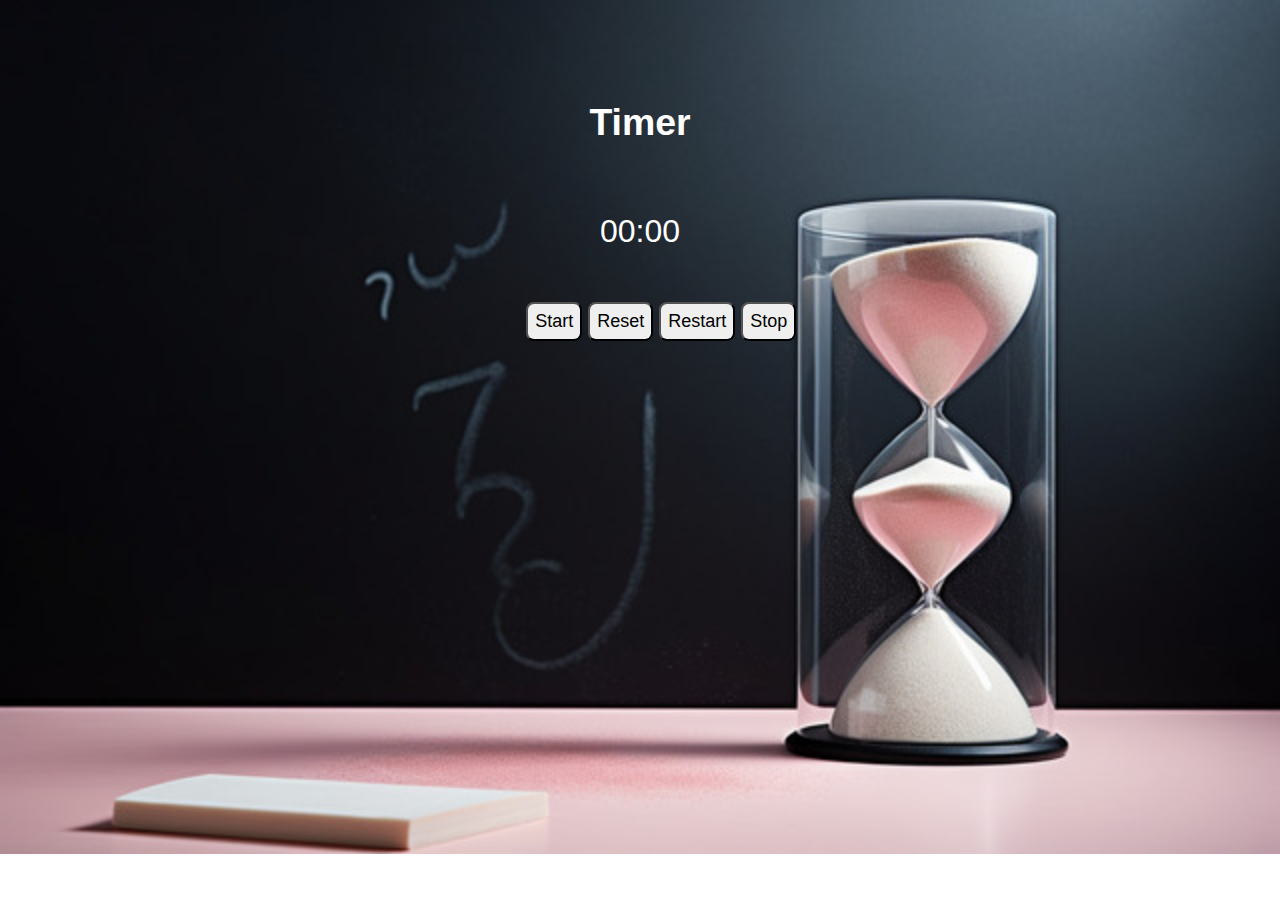
<file: clear_setInterval.html>
<!DOCTYPE html>
<html lang="en">

<head>
    <meta charset="UTF-8">
    <meta http-equiv="X-UA-Compatible" content="IE=edge">
    <meta name="viewport" content="width=device-width, initial-scale=1.0">
    <title>Timer</title>
    <style>
        body{
            background-image: url('./back\ count.jpg');
            background-size: cover;
            background-repeat: no-repeat;
            color: white;
            font-size: x-large;
        }
        .main-div {
            display: flex;
            justify-content: center;
            align-items: center;
            flex-direction: column;
            margin-top: 5%;
            font-family: 'Gill Sans', 'Gill Sans MT', Calibri, 'Trebuchet MS', sans-serif;
            font-size: xx-large;
        }
        .butt {
            margin-top: 20px;
            margin-left: 41%;
        }
        .butt button{
            padding: 7px;
            border-radius: 8px;
            font-size: large;
        }

    </style>
</head>

<body>
    <div class="main-div">
        <h3>Timer</h3>
        <p class="timer">00:00</p>
    </div>
    <div class="butt">
        <button id="start">Start</button>
        <button id="reset">Reset</button>
        <button id="restart">Restart</button>
        <button id="stop">Stop</button>
    </div>

    <script>
        const timerDisplay = document.querySelector('.timer');
        const startBtn = document.querySelector('#start');
        const resetBtn = document.querySelector('#reset');
        const restartBtn = document.querySelector('#restart');
        const stopBtn = document.querySelector('#stop');

        let intervalID;
        let seconds = 0;
        let minutes = 0;

        const showTimer = () => {
            intervalID = setInterval(() => {
                seconds++;

                if (seconds === 60) {
                    minutes++;
                    seconds = 0;
                }

                const displayMinutes = minutes < 10 ? `0${minutes}` : minutes;
                const displaySeconds = seconds < 10 ? `0${seconds}` : seconds;
                timerDisplay.textContent = `${displayMinutes}:${displaySeconds}`;
            }, 1000);
        };

        const stopTimer = () => {
            clearInterval(intervalID);
        };

        const resetTimer = () => {
            clearInterval(intervalID);
            seconds = 0;
            minutes = 0;
            timerDisplay.textContent = "00:00";
        };

        const restartTimer = () => {
            clearInterval(intervalID);
            seconds = 0;
            minutes = 0;
            showTimer();
        };

        startBtn.addEventListener('click', showTimer);
        stopBtn.addEventListener('click', stopTimer);
        resetBtn.addEventListener('click', resetTimer);
        restartBtn.addEventListener('click', restartTimer);
    </script>
</body>

</html>
</file>
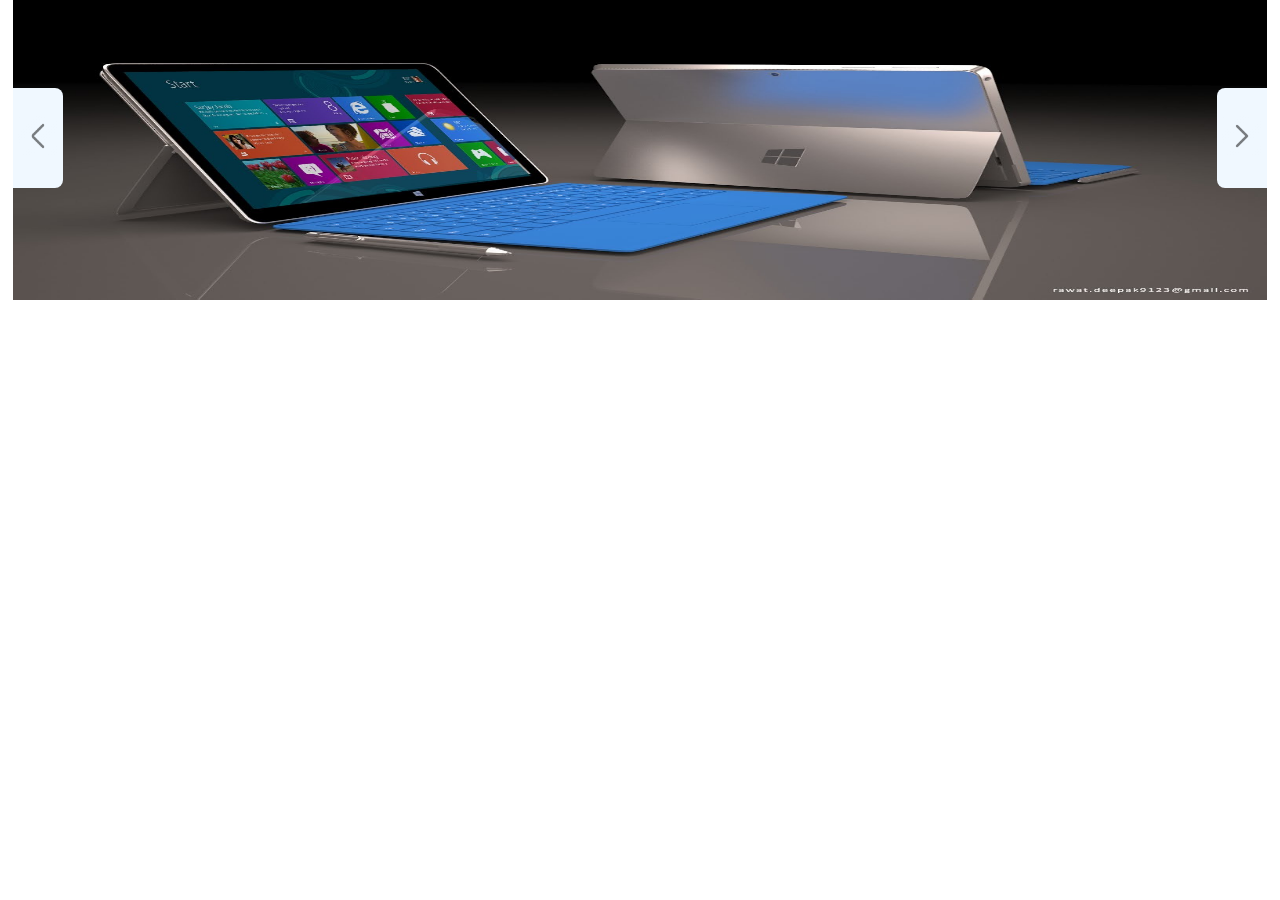
<file: Flipkart Clone/Sample.html>
<!DOCTYPE html>
<html lang="en">

<head>
    <meta charset="UTF-8">
    <meta http-equiv="X-UA-Compatible" content="IE=edge">
    <meta name="viewport" content="width=device-width, initial-scale=1.0">
    <title>Sample</title>
    <link rel="stylesheet" href="./Sample.css">
</head>

<body>
    <!--Here stats for the advestise-->
    <div class="advertise">
        <div>
            <img class="slide" src="./Images/Ad1.jpg" alt="">
            <img class="slide" src="./Images/Ad2.jpg" alt="">
            <img class="slide" src="./Images/AD3.png" alt="">
            <button class="but back" onclick="GoPre()">
                <img src="./Images/Backword.png" alt="">
            </button>
            <button class="but for" onclick="GoNext()">
                <img src="./Images/Forward2.png" alt="">
            </button>
        </div>
    </div>

    <script src="./APP.js"></script>

</body>

</html>
</file>
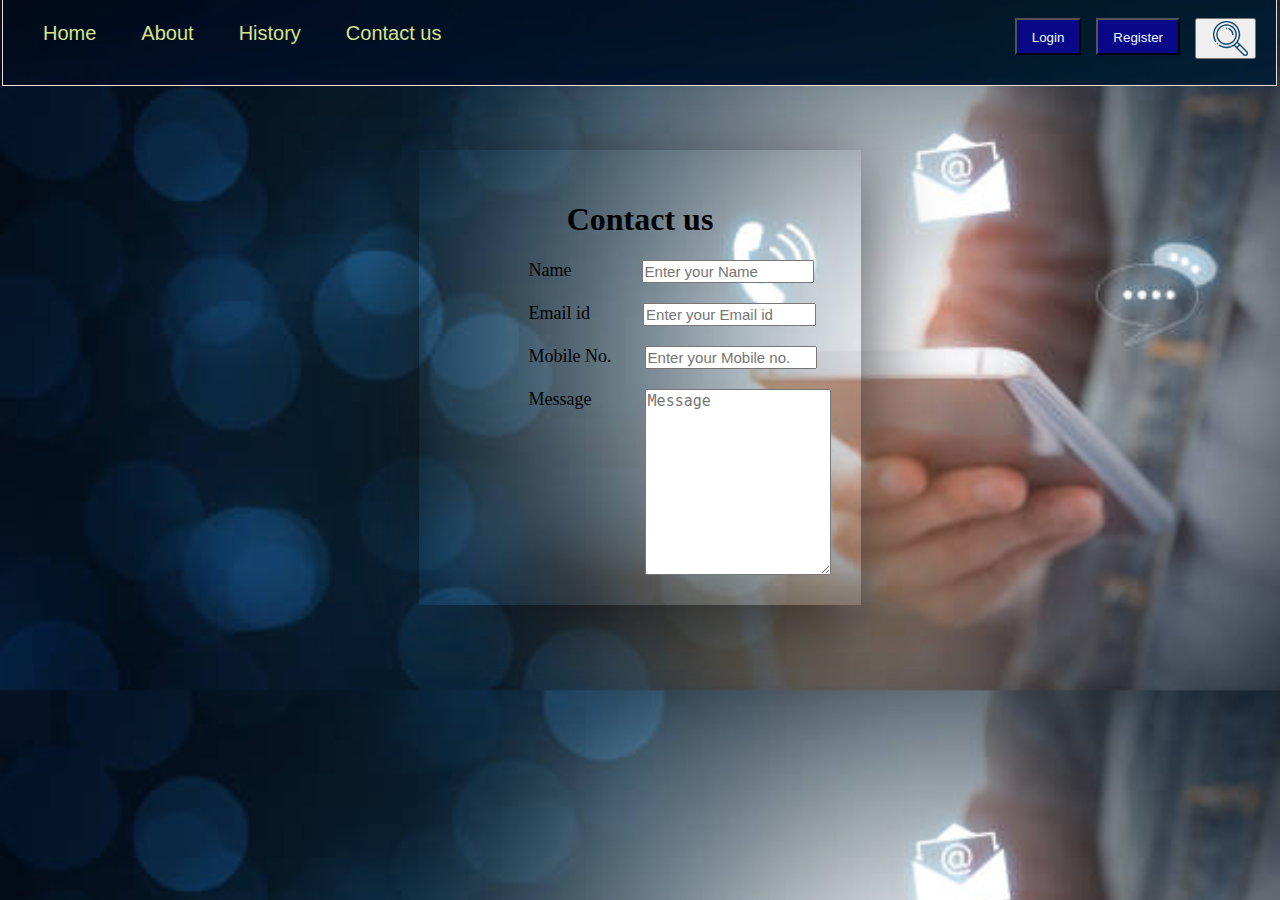
<file: Information_Web/Contact.html>
<!DOCTYPE html>
<html lang="en">

<head>
    <meta charset="UTF-8">
    <meta http-equiv="X-UA-Compatible" content="IE=edge">
    <meta name="viewport" content="width=device-width, initial-scale=1.0">
    <title>Contact us</title>
    <link rel="stylesheet" href="./Contact.css">
    <link rel="stylesheet" href="./Web-dup.css">
    <style>
        body{
            background-image: url('./Photos/contact.jpg');
            background-size: cover;
        }
    </style>
</head>

<body>
    <nav class="Nav">
        <a href="./Web-dup.html">Home</a>
        <a href="#">About</a>
        <a href="./history.html">History</a>
        <a href="#">Contact us</a>
        <div class="Float-right">
            <a href="./Login.html"><button class="but-1">Login</button></a>
            <a href="#"><button class="but-2">Register</button></a>
            <button class="but-3"><a href="https://www.google.com/"><img src="./Photos/icon-services-fcs.png" alt=""
                        width="100%"> </a> </button>
        </div>
    </nav>
    <div class="box">
        <h1 class="heading">Contact us</h1>
        <form action="">
            <div class="small_box">
                <label for="">Name</label>
                <input placeholder="Enter your Name" class="Input_box1" type="text">
            </div>
            <div class="small_box">
                <label for="">Email id</label>
                <input placeholder="Enter your Email id" class="Input_box2" type="email">
            </div>
            <div class="small_box">
                <label for="">Mobile No.</label>
                <input placeholder="Enter your Mobile no." class="Input_box3" type="text">
            </div>
            <div class="small_box">
                <label for="">Message</label>
                <textarea placeholder="Message" name="" id="" cols="30" rows="10"></textarea>
            </div>
        </form>
    </div>

</body>

</html>
</file>
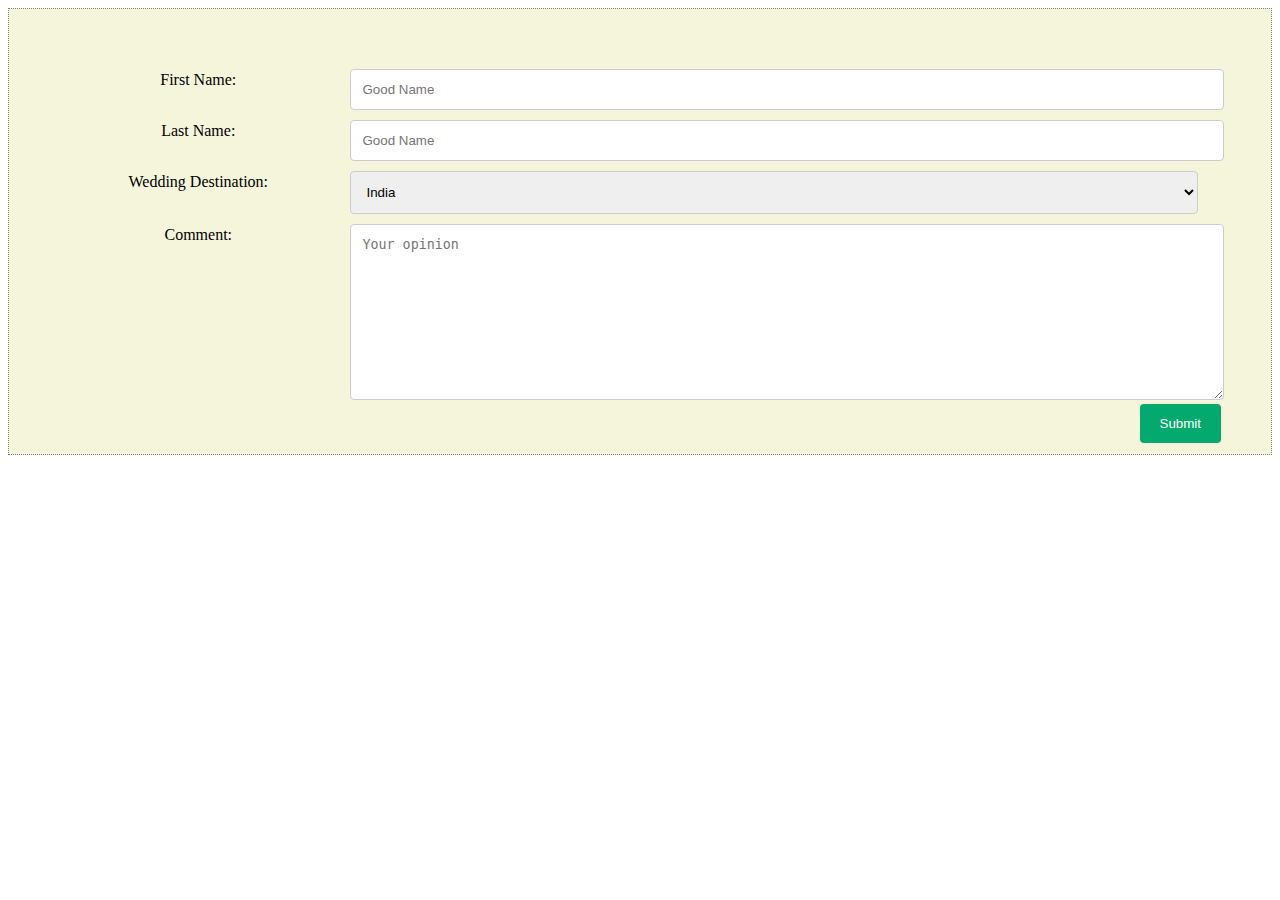
<file: Information_Web/Form.html>
<!DOCTYPE html>
<html lang="en">

<head>
    <meta charset="UTF-8">
    <meta http-equiv="X-UA-Compatible" content="IE=edge">
    <meta name="viewport" content="width=device-width, initial-scale=1.0">
    <title>Website</title>
    <style>
        input[type=text],
        select,
        textarea {
            width: 100%;
            padding: 12px;
            border: 1px solid #ccc;
            border-radius: 4px;
            resize: vertical;
        }

        .Container {
            border: 1px dotted grey;
            text-align: center;
            background-color: beige;
            padding: 50px;
            flex-wrap: wrap;
            
        }

        .Row:after {
            content: "";
            display: table;
            clear: both;
        }

        label {
            padding: 12px 12px 12px 0;
            display: inline-block;
        }

        .Left {
            float: left;
            width: 25%;
        }
        input[type=submit] {
            background-color: #04AA6D;
            color: white;
            padding: 12px 20px;
            margin-top: auto;
            margin-bottom: auto;
            margin-right: 0px;
            border: none;
            border-radius: 4px;
            cursor: pointer;
            float: right;
        }

        input[type=submit]:hover {
            background-color: #45a049;
        }

        .right {
            float: left;
            width: 73%;
            margin-top: 10px;
        }
        @media screen and (max-width: 600px) {
  .Left, .right, input[type=submit] {
    width: 100%;
    margin-top: 0;
  }
}
    </style>
</head>

<body>
    <div class="Container">
        <form action="">
            <div class="Row">
                <div class="Left">
                    <label for="name">First Name:</label>
                </div>
                <div class="right">
                    <input type="text" id="name" placeholder="Good Name">
                </div>
            </div>
            <div class="Row">
                <div class="Left">
                    <label for="lastname">Last Name:</label>
                </div>
                <div class="right">
                    <input type="text" id="lastname" placeholder="Good Name">
                </div>
            </div>
            <div class="Row">
                <div class="Left">
                    <label for="select">Wedding Destination:</label>
                </div>
                <div class="right">
                    <select name="Country" id="select">
                        <option value="India">India</option>
                        <option value="Isarel">Isarel</option>
                        <option value="America">America</option>
                        <option value="Russia">Russia</option>
                        <option value="Maldivs">Maldivs</option>
                    </select>
                </div>
            </div>

            <div class="Row">
                <div class="Left">
                    <label for="box">Comment:</label>
                </div>
                <div class="right">
                    <textarea name="Description" id="box" cols="30" rows="10" placeholder="Your opinion"></textarea>
                </div>
            </div>
            <div class="row">
                <input type="submit" value="Submit">
            </div>
        </form>
    </div>
</body>

</html>
</file>
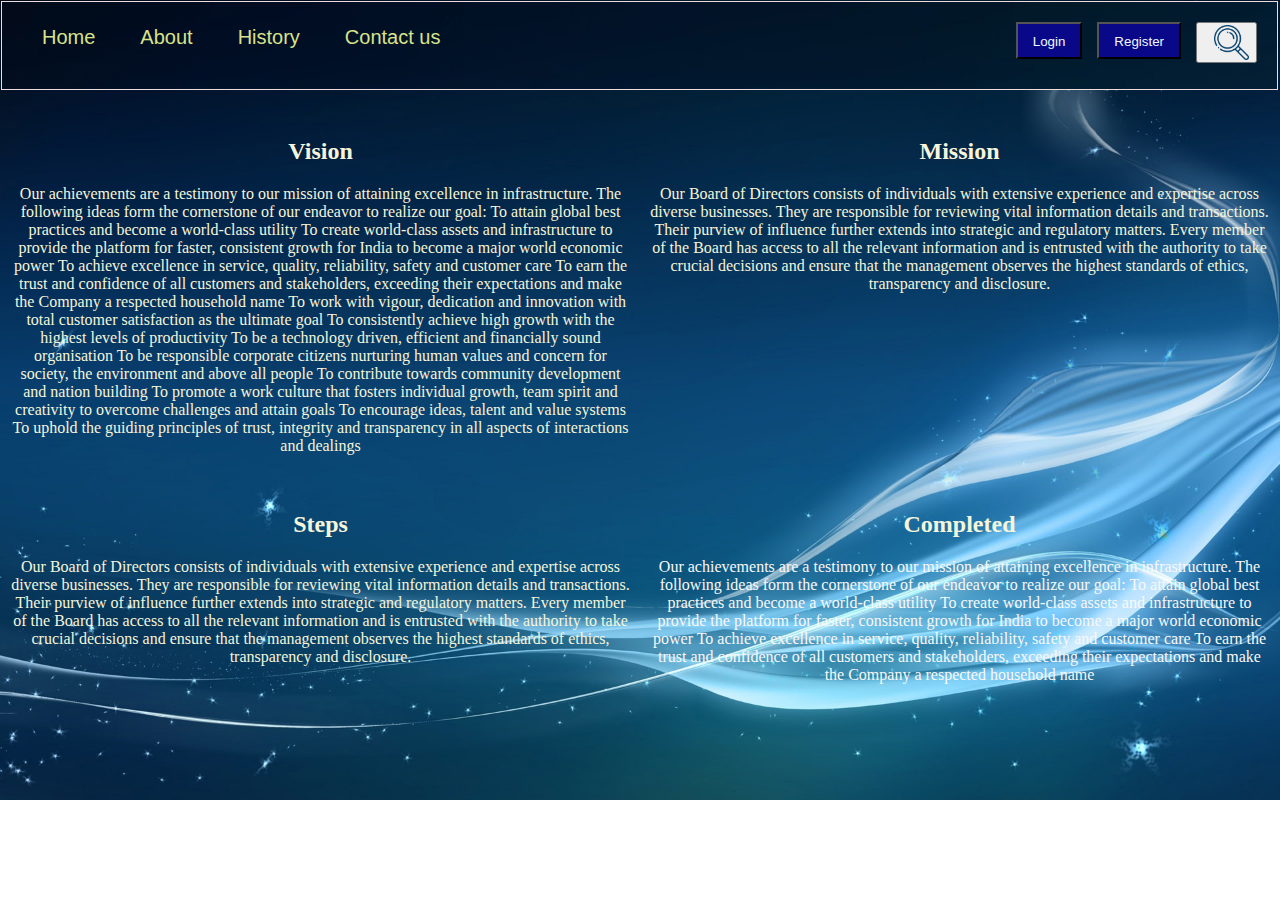
<file: Information_Web/history.html>
<!DOCTYPE html>
<html lang="en">

<head>
    <meta charset="UTF-8">
    <meta http-equiv="X-UA-Compatible" content="IE=edge">
    <meta name="viewport" content="width=device-width, initial-scale=1.0">
    <title>History</title>
    <link rel="stylesheet" href="./history.css">
    <link rel="stylesheet" href="./Web-dup.css">
    <style>
        body {
            margin: 1px;
            background-image: url('./Photos/Back_last.jpg');
            background-size: cover;
            background-repeat: no-repeat;

        }
    </style>
</head>

<body>
    <nav class="Nav">
        <a href="./Web-dup.html">Home</a>
        <a href="#">About</a>
        <a href="./history.html">History</a>
        <a href="./Contact.html">Contact us</a>
        <div class="Float-right">
            <a href="./Login.html"><button class="but-1">Login</button></a>
            <a href="#"><button class="but-2">Register</button></a>
            <button class="but-3"><a href="https://www.google.com/"><img src="./Photos/icon-services-fcs.png" alt=""
                        width="100%"> </a> </button>
        </div>
    </nav>
    <br>
    <div class="para-2">
        <div class="first">
            <h2>Vision</h2>
            <p>
                Our achievements are a testimony to our mission of attaining excellence in infrastructure. The following
                ideas form the cornerstone of our endeavor to realize our goal:

                To attain global best practices and become a world-class utility
                To create world-class assets and infrastructure to provide the platform for faster, consistent growth
                for India to become a major world economic power
                To achieve excellence in service, quality, reliability, safety and customer care
                To earn the trust and confidence of all customers and stakeholders, exceeding their expectations and
                make the Company a respected household name
                To work with vigour, dedication and innovation with total customer satisfaction as the ultimate goal
                To consistently achieve high growth with the highest levels of productivity
                To be a technology driven, efficient and financially sound organisation
                To be responsible corporate citizens nurturing human values and concern for society, the environment and
                above all people
                To contribute towards community development and nation building
                To promote a work culture that fosters individual growth, team spirit and creativity to overcome
                challenges and attain goals
                To encourage ideas, talent and value systems
                To uphold the guiding principles of trust, integrity and transparency in all aspects of interactions and
                dealings
            </p>
        </div>
        <div class="first">
            <h2>Mission</h2>
            <p>Our Board of Directors consists of individuals with extensive experience and expertise across diverse
                businesses. They are responsible for reviewing vital information details and transactions. Their purview
                of influence further extends into strategic and regulatory matters.

                Every member of the Board has access to all the relevant information and is entrusted with the authority
                to take crucial decisions and ensure that the management observes the highest standards of ethics,
                transparency and disclosure.</p>
        </div>
    </div>
    <div class="para-2">
        <div class="second">
            <h2>Steps</h2>
            <p>Our Board of Directors consists of individuals with extensive experience and expertise across diverse
                businesses. They are responsible for reviewing vital information details and transactions. Their purview
                of influence further extends into strategic and regulatory matters.

                Every member of the Board has access to all the relevant information and is entrusted with the authority
                to take crucial decisions and ensure that the management observes the highest standards of ethics,
                transparency and disclosure.</p>

        </div>
        <div class="second">
            <h2>Completed</h2>
            <p class="last">
                Our achievements are a testimony to our mission of attaining excellence in infrastructure. The following
                ideas form the cornerstone of our endeavor to realize our goal:

                To attain global best practices and become a world-class utility
                To create world-class assets and infrastructure to provide the platform for faster, consistent growth
                for India to become a major world economic power
                To achieve excellence in service, quality, reliability, safety and customer care
                To earn the trust and confidence of all customers and stakeholders, exceeding their expectations and
                make the Company a respected household name

            </p>
        </div>
    </div>
</body>

</html>
</file>
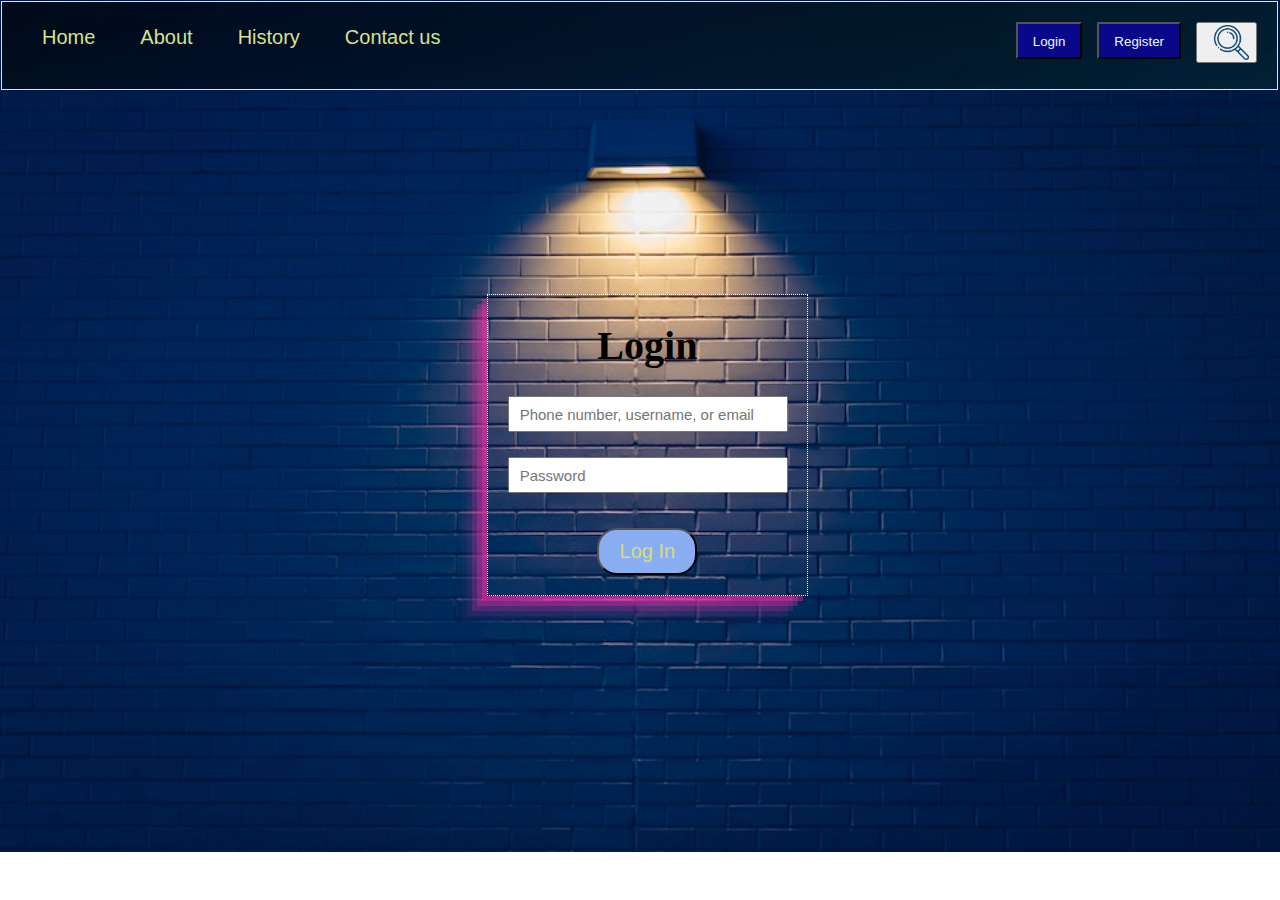
<file: Information_Web/Login.html>
<!DOCTYPE html>
<html lang="en">

<head>
    <meta charset="UTF-8">
    <meta http-equiv="X-UA-Compatible" content="IE=edge">
    <meta name="viewport" content="width=device-width, initial-scale=1.0">
    <title>Login Page</title>
    <link rel="stylesheet" href="./Login.css">
    <link rel="stylesheet" href="./Web-dup.css">
</head>

<body>
    <nav class="Nav">
        <a href="./Web-dup.html">Home</a>
        <a href="#">About</a>
        <a href="./history.html">History</a>
        <a href="./Contact.html">Contact us</a>
        <div class="Float-right">
            <a href="./Login.html"><button class="but-1">Login</button></a>
            <a href="#"><button class="but-2">Register</button></a>
            <button class="but-3"><a href="https://www.google.com/"><img src="./Photos/icon-services-fcs.png" alt="" width="100%"> </a> </button>
        </div>
    </nav>
    <div class="Form">
        <form action="">
            <h1>Login</h1>
                <div class="Table">
                    <label for="name"></label>
                    <input type="text" id="name" placeholder="Phone number, username, or email">
                </div>
                <div class="Table">
                    <input type="password" id="pass" placeholder="Password">
                </div>
            <button class="Button">Log In</button>
        </form>
    </div>
</body>

</html>
</file>
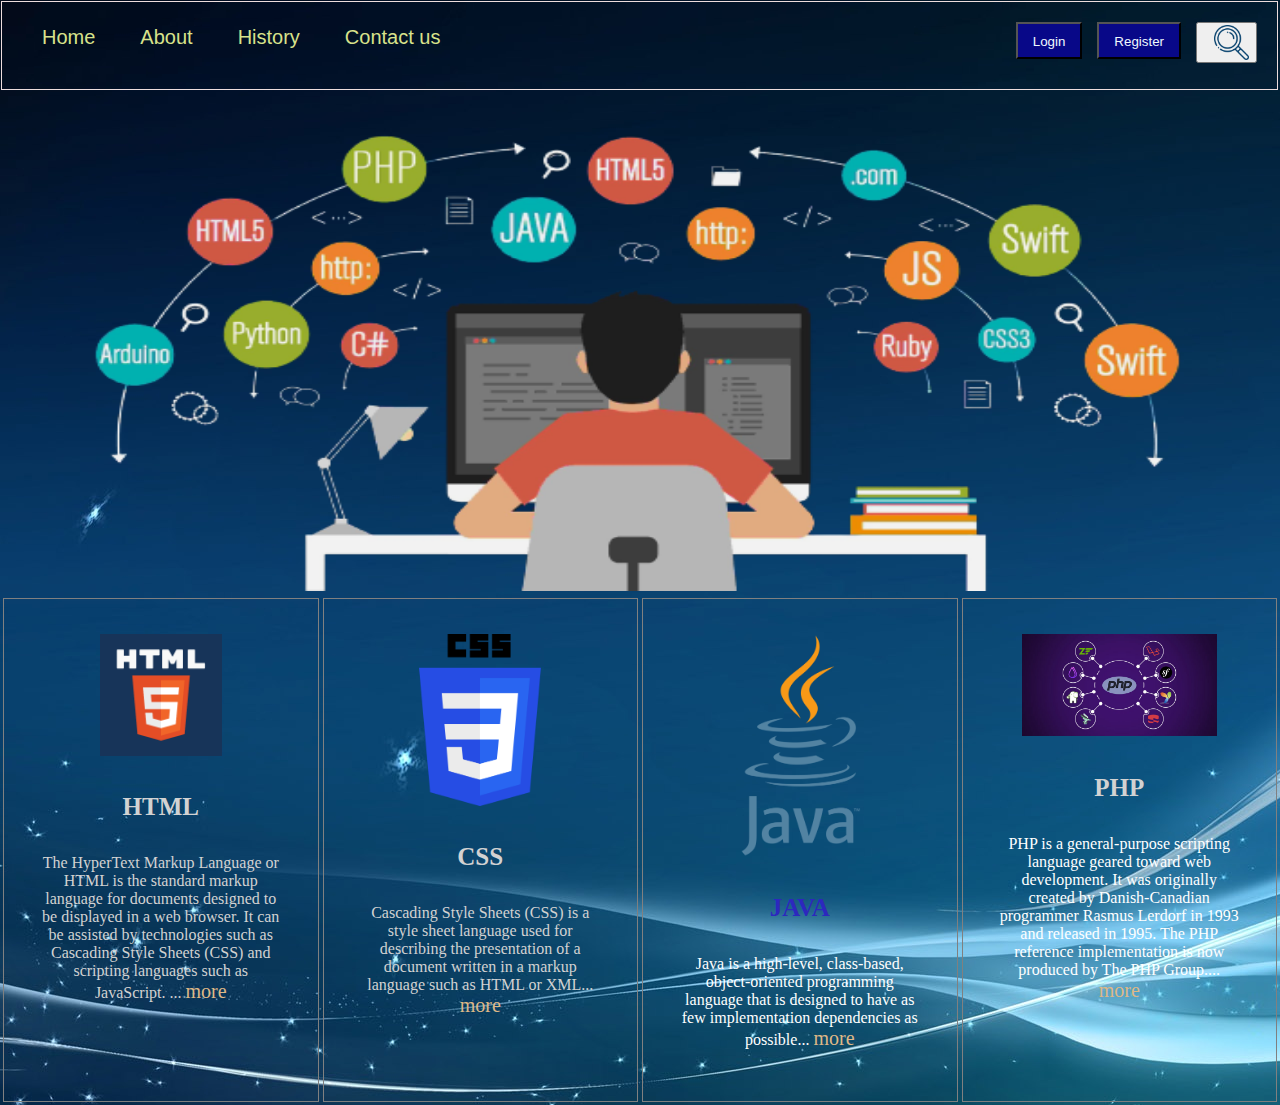
<file: Information_Web/Web-dup.html>
<!DOCTYPE html>
<html lang="en">

<head>
    <meta charset="UTF-8">
    <meta http-equiv="X-UA-Compatible" content="IE=edge">
    <meta name="viewport" content="width=device-width, initial-scale=1.0">
    <title>Web Development</title>
    <link rel="stylesheet" href="./Web-dup.css">
    <style>
        body{
    margin: 1px;
    background-image: url('./Photos/Back_last.jpg');
    background-repeat: no-repeat;
    background-blend-mode: lighten;
    color: rgb(210, 210, 210);
    
}
    </style>
    <!--  <style>
        .Nav {
            border: 1px solid rosybrown;
            margin-top: 0;
            height: 50px;
            font-size: 20px;
            padding-top: 25px;
            padding-bottom: 12px;
            background-color: beige;
            line-height: 20px;
            /*background-image: url('./icon-services-fcs.png');
    background-repeat: no-repeat;
    background-size: 70px 70px;*/
        }

        .Nav a {
            padding-left: 40px;
            color: darkmagenta;
            text-decoration: none;
            font-family: 'Gill Sans', 'Gill Sans MT', Calibri, 'Trebuchet MS', sans-serif;
        }

        .Float-right {
            float: right;
            margin-right: 20px;
            margin-top: -5px;
        }

        .Float-right a {
            padding-left: 10px;
        }

        .but-3 img {
            width: 35px;
            height: 35px;
            vertical-align: middle;
            /* Most important tag to fit in same line*/
        }

        .but-3 {
            margin-left: 10px;
        }

        .but-1 {
            display: inline-flex;
            /*margin-left: 50%;
    margin-right: 2%;*/
            background-color: rgb(8, 8, 136);
            color: aliceblue;
            padding: 10px 15px 8px 15px;
            cursor: pointer;
        }

        .but-2 {
            background-color: rgb(8, 8, 136);
            color: aliceblue;
            padding: 10px 15px 8px 15px;
            cursor: pointer;
        }

        .page {
            margin: 1px;

        }

        .page img {
            max-height: 500px;
        }

        .topic {
            width: 100%;
            display: flex;
            flex-direction: row;
        }

        .HTML {
            border: 1px solid gray;
            padding: 35px;
            width: 25%;
            margin: 2px;
            text-align: center;
            justify-content: center;
        }

        .HTML img {
            max-height: 300px;
            width: auto;
        }
    </style>
    -->
</head>

<body>
    <nav class="Nav">
        <a href="./Web-dup.html">Home</a>
        <a href="#">About</a>
        <a href="./history.html">History</a>
        <a href="./Contact.html">Contact us</a>
        <div class="Float-right">
            <a href="./Login.html"><button class="but-1">Login</button></a>
            <a href="#"><button class="but-2">Register</button></a>
            <button class="but-3"><a href="https://www.google.com/"><img src="./Photos/icon-services-fcs.png" alt=""
                        width="100%"> </a> </button>
        </div>
    </nav>
    <div class="page">
        <img style="filter: brightness(95%)" src="./Photos/Background_download.png" alt="" width="100%">
    </div>
    <div class="topic">
        <div class="HTML">
            <img src="./Photos/HTML.png" alt="">
            <div class="desc">
                <h4>HTML</h4>
                <p>The HyperText Markup Language or HTML is the standard markup language for documents designed to be
                    displayed in a web browser. It can be assisted by technologies such as Cascading Style Sheets (CSS)
                    and scripting languages such as JavaScript. ... <a target="_blank"
                        href="https://en.wikipedia.org/wiki/HTML">more</a> </p>
            </div>
        </div>
        <div class="HTML">
            <img src="./Photos/CSS.png" alt="">
            <div class="desc">
                <h4>CSS</h4>
                <p>Cascading Style Sheets (CSS) is a style sheet language used for describing the presentation of a
                    document written in a markup language such as HTML or XML... <a target="_blank"
                        href="https://en.wikipedia.org/wiki/CSS">more</a> </p>
                <p></p>
            </div>
        </div>
        <div class="HTML">
            <img src="./Photos/Java.png" alt="">
            <div class="desc">
                <h4 class="text_co">JAVA</h4>
                <p class="text_color">Java is a high-level, class-based, object-oriented programming language that is designed to have as
                    few implementation dependencies as possible... <a target="_blank"
                        href="https://en.wikipedia.org/wiki/Java_(programming_language)">more </a> </p>
            </div>
        </div>
        <div class="HTML php">
            <img src="./Photos/php_photo.jpg" alt="">
            <div class="desc">
                <h4>PHP</h4>
                <p class="text_color">PHP is a general-purpose scripting language geared toward web development. It was originally created
                    by Danish-Canadian programmer Rasmus Lerdorf in 1993 and released in 1995. The PHP reference
                    implementation is now produced by The PHP Group.... <a target="_blank"
                        href="https://en.wikipedia.org/wiki/PHP">more</a> </p>
            </div>
        </div>
    </div>
</body>

</html>
</file>
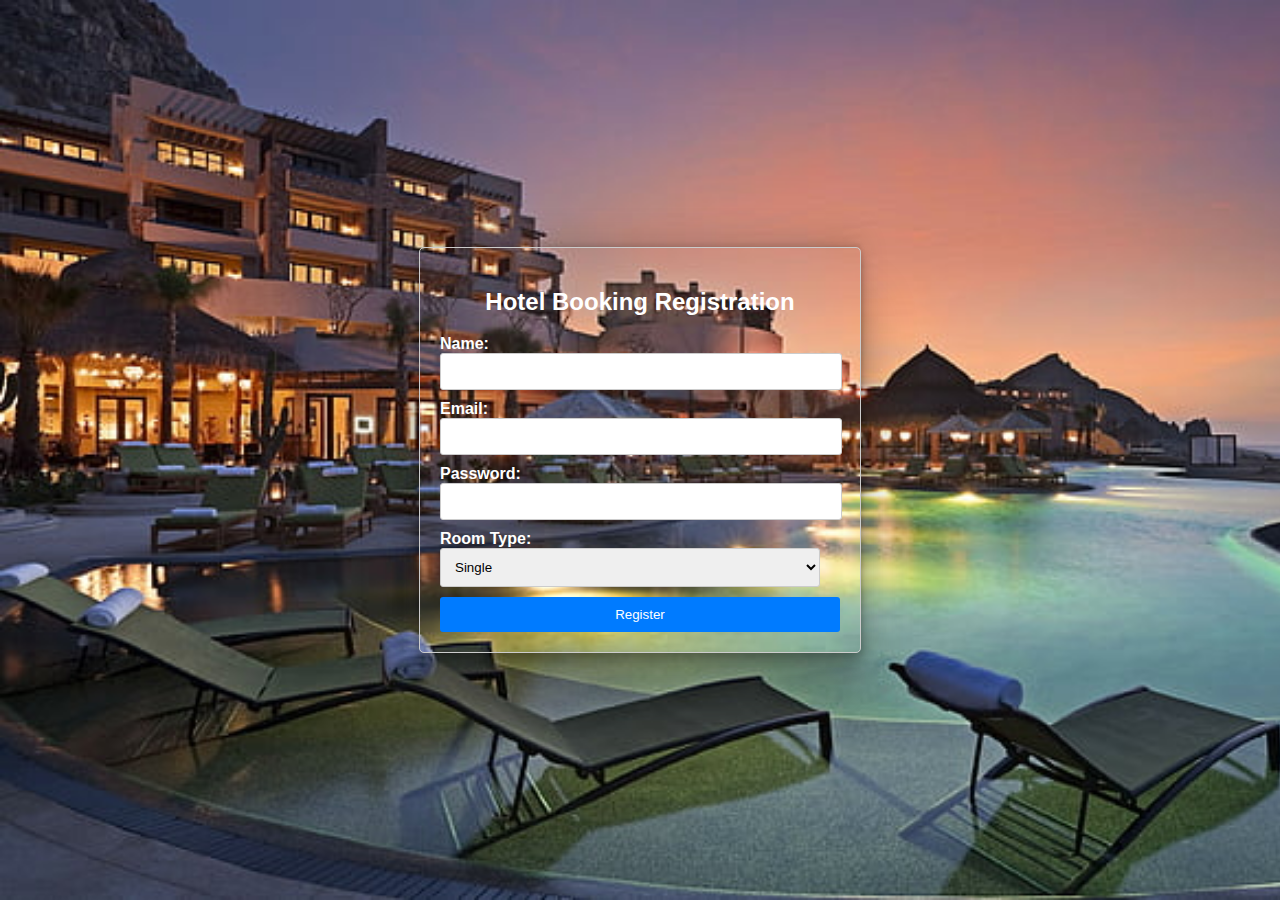
<file: Register/College.html>
<!DOCTYPE html>
<html lang="en">
<head>
    <meta charset="UTF-8">
    <meta name="viewport" content="width=device-width, initial-scale=1.0">
    <title>Hotel Booking Registration</title>
    <style>
        body {
            font-family: Arial, sans-serif;
            background-image: url('./Back1.jpg'); /* Replace with your background image URL */
            background-size: cover;
            background-repeat: no-repeat;
            background-attachment: fixed;
            margin: 0;
            padding: 0;
            display: flex;
            justify-content: center;
            align-items: center;
            height: 100vh;
        }

        .container {
            max-width: 400px;
            margin: 0 auto;
            padding: 20px;
            border: 1px solid #ccc;
            border-radius: 5px;
            background-color: transparent;
            color: white;
            box-shadow: rgba(0, 0, 0, 0.25) 0px 54px 55px, rgba(0, 0, 0, 0.12) 0px -12px 30px, rgba(0, 0, 0, 0.12) 0px 4px 6px, rgba(0, 0, 0, 0.17) 0px 12px 13px, rgba(0, 0, 0, 0.09) 0px -3px 5px;
        }

        h2 {
            text-align: center;
        }

        label {
            font-weight: bold;
        }

        input[type="text"], input[type="email"], input[type="password"], select {
            width: 95%;
            padding: 10px;
            margin-bottom: 10px;
            border: 1px solid #ccc;
            border-radius: 3px;
        }

        button {
            width: 100%;
            padding: 10px;
            background-color: #007BFF;
            color: #fff;
            border: none;
            border-radius: 3px;
            cursor: pointer;
        }
    </style>
</head>
<body>
    <div class="container">
        <h2>Hotel Booking Registration</h2>
        <form id="registration-form">
            <label for="name">Name:</label>
            <input type="text" id="name" name="name" required>

            <label for="email">Email:</label>
            <input type="email" id="email" name="email" required>

            <label for="password">Password:</label>
            <input type="password" id="password" name="password" required>

            <label for="room-type">Room Type:</label>
            <select id="room-type" name="room-type">
                <option value="single">Single</option>
                <option value="double">Double</option>
                <option value="suite">Suite</option>
            </select>

            <button type="submit">Register</button>
        </form>
    </div>

    <script>
        document.getElementById("registration-form").addEventListener("submit", function (e) {
            e.preventDefault();
            const name = document.getElementById("name").value;
            const email = document.getElementById("email").value;
            const password = document.getElementById("password").value;
            const roomType = document.getElementById("room-type").value;
            const errorMessage = document.getElementById("error-message");

            // Validation
            if (name.trim() === "" || email.trim() === "" || password.trim() === "") {
                errorMessage.textContent = "All fields are required.";
                return;
            }

            if (!validateEmail(email)) {
                errorMessage.textContent = "Invalid email address.";
                return;
            }

            // If all validations pass, you can submit the form or perform other actions
            console.log("Name: " + name);
            console.log("Email: " + email);
            console.log("Password: " + password);
            console.log("Room Type: " + roomType);
            alert("Register Successful!");
        });

        function validateEmail(email) {
            // A simple email validation function (you can use a more robust one)
            const emailPattern = /^[a-zA-Z0-9._-]+@[a-zA-Z0-9.-]+\.[a-zA-Z]{2,4}$/;
            return emailPattern.test(email);
        }
    </script>
</body>
</html>
</file>
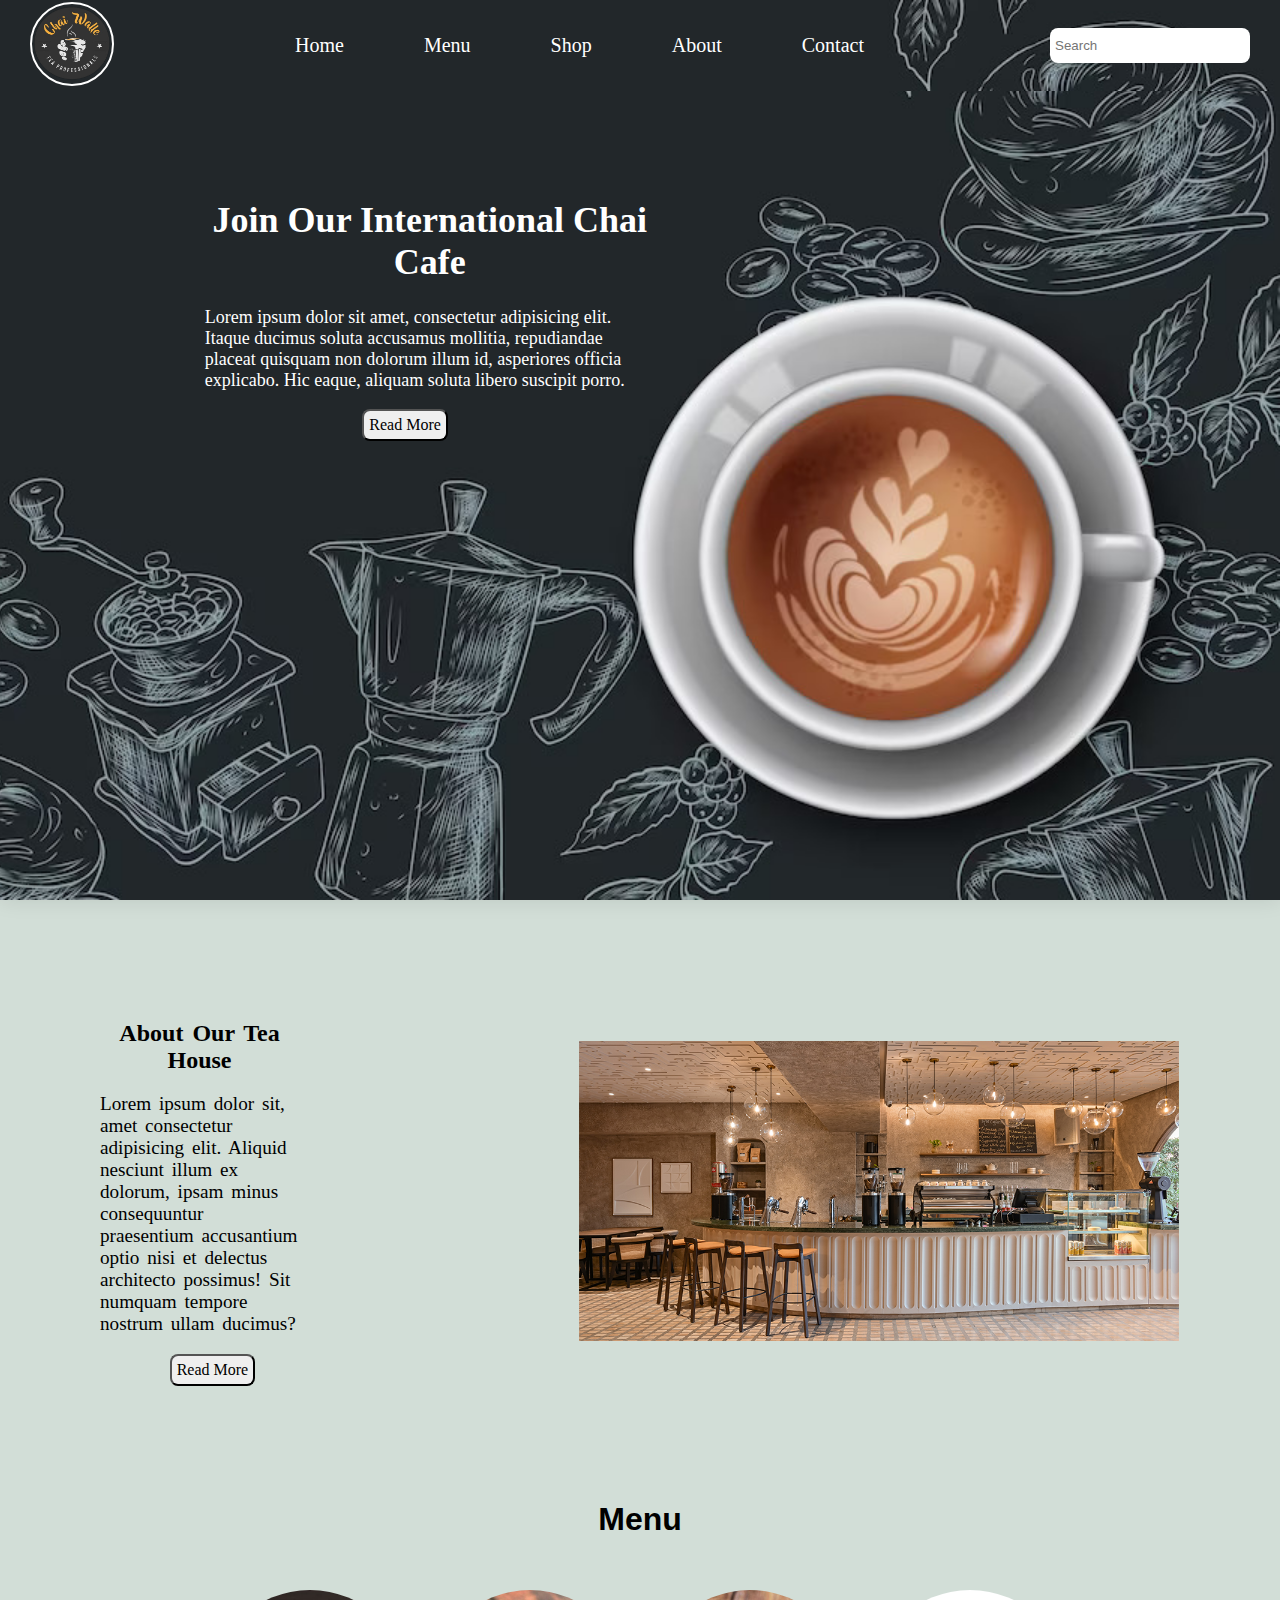
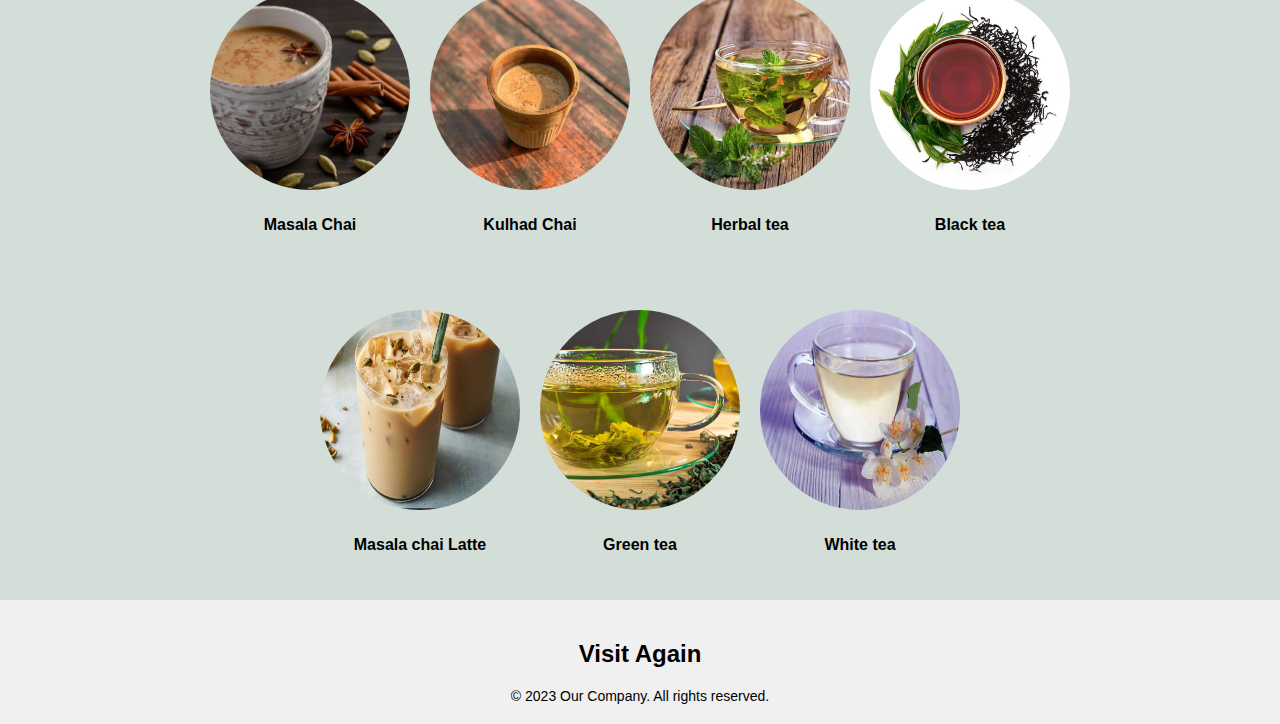
<file: Tea Cafe/Project.html>
<!DOCTYPE html>
<html lang="en">

<head>
    <meta charset="UTF-8">
    <meta name="viewport" content="width=device-width, initial-scale=1.0">
    <title>Tea Cafe</title>
    <link rel="icon" type="image/x-icon" href="./images/favicon.jpeg">
    <link rel="stylesheet" href="./Project.css">
</head>

<body>
    <nav>
        <div class="logo"><img src="./images/logo1.png" alt=""></div>
        <ul>
            <li>Home</li>
            <li>Menu</li>
            <li>Shop</li>
            <li>About</li>
            <li>Contact</li>
        </ul>
        <div class="right">
            <input type="search" placeholder="Search">
        </div>
    </nav>
    <div class="container">
        <div class="content">
            <h1>
                Join Our International Chai Cafe
            </h1>
            <p>
                Lorem ipsum dolor sit amet, consectetur adipisicing elit. Itaque ducimus soluta accusamus mollitia,
                repudiandae placeat quisquam non dolorum illum id, asperiores officia explicabo. Hic eaque, aliquam
                soluta libero suscipit porro.
            </p>
            <button>Read More</button>
        </div>
    </div>
    <div class="about">
        <div class="content1">
            <h2>About Our Tea House</h2>
            <p>Lorem ipsum dolor sit, amet consectetur adipisicing elit. Aliquid nesciunt illum ex dolorum, ipsam minus
                consequuntur praesentium accusantium optio nisi et delectus architecto possimus! Sit numquam tempore
                nostrum
                ullam ducimus?</p>
            <button>Read More</button>
        </div>
        <div class="image-container">
            <img src="./images/cafe.jpg" alt="">
        </div>
    </div>
    <h1>Menu</h1>
<div class="menu">
  <div class="item">
    <img src="./images/masala chai.jpeg" alt="Item 1">
    <p>Masala Chai</p>
  </div>
  <div class="item">
    <img src="./images/Kulhad chai.jpeg" alt="Item 2">
    <p>Kulhad Chai</p>
  </div>
  <div class="item">
    <img src="./images/Herbal tea.jpeg" alt="Item 3">
    <p>Herbal tea</p>
  </div>
  <div class="item">
    <img src="./images/black tea.jpeg" alt="Item 4">
    <p>Black tea</p>
  </div>
</div>
<div class="menu">
    <div class="item">
      <img src="./images/Masala chai Latte.jpeg" alt="Item 1">
      <p>Masala chai Latte</p>
    </div>
    <div class="item">
      <img src="./images/Green tea.jpeg" alt="Item 2">
      <p>Green tea</p>
    </div>
    <div class="item">
      <img src="./images/White tea.jpeg" alt="Item 3">
      <p>White tea</p>
    </div>
</div>
<footer class="footer">
    <h2>Visit Again</h2>
    <div class="copyright">
      <p>&copy; 2023 Our Company. All rights reserved.</p>
    </div>
  </footer>
  
</body>

</html>
</file>
<file: Flipkart Clone/Sample.css>
*{
    padding: 0px;
    margin: 0;
}
body{
    background-color: rgb(255, 255, 255);
}


/*Here Starts the section of advertise*/

.container{
    display: flex;
    max-width: 100%;
    height: 100px;
    border: 0px;
    margin-bottom: 5px;
    box-shadow: rgba(0, 0, 0, 0.24) 0px 3px 8px;
}

/*Here starts fro the advertise*/
.advertise{
    width: 98%;
    height: 300px;
    position: relative;
    margin: 0 auto;
    overflow: hidden;
    animation-name: example;
    animation-delay: 2s;
   
}                               
.slide{
    width: 100%;
    height: 100%;
    position: absolute;
    transition: 0.5s;

}
.but{
    height: 100px;
    width: 50px;
    background-color: aliceblue;
    position: relative;
    z-index: +1;
    border: 0px;
    cursor: pointer;
}
.for{
    margin: 7% 0px;
    float: right;
    border-radius: 8px 0 0 8px;
}
.back{
    margin: 7% 0px;
    float: left;
    border-radius: 0 8px 8px 0;
}
.but img{
    opacity: 0.5;
    height: 40px;
}
@keyframes example{
    0%{
        transform: translateX(-100%);    
    }
    50%{
        transform: translateX(-100%);   
    }
    100%{
        transform: translateX(-100%);   
    }
    
}
</file>
<file: Information_Web/Contact.css>
.Nav{
    border: 1px solid rosybrown;
    margin-top: -5px;
    height: 50px;
    font-size: 20px;
    padding-top: 25px;
    padding-bottom: 12px;
    background-color: rgb(157, 157, 157);
    line-height: 20px;
    /*background-image: url('./icon-services-fcs.png');
    background-repeat: no-repeat;
    background-size: 70px 70px;*/
}
body{
    margin: 2px;
}
.Nav a{
    padding-left: 40px;
    color: darkmagenta;
    text-decoration: none;
    font-family: 'Gill Sans', 'Gill Sans MT', Calibri, 'Trebuchet MS', sans-serif;
}
.Float-right{
    float: right;
    margin-right: 20px;
    margin-top: -5px;
}
.Float-right a{
    padding-left: 10px;
}
.but-3 img{
    width: 35px;
    height: 35px;
    vertical-align: middle; /* Most important tag to fit in same line*/
}
.but-3{
    margin-left: 10px;
}
.but-1{
    display: inline-flex;
    /*margin-left: 50%;
    margin-right: 2%;*/
    background-color: rgb(8, 8, 136);
    color: aliceblue;
    padding: 10px 15px 8px 15px;
    cursor: pointer;
}
.but-2 {
    background-color: rgb(8, 8, 136);
    color: aliceblue;
    padding: 10px 15px 8px 15px;
    cursor: pointer;
}
.Head{
    font-size: 30px;
    margin-top: 2px;
    background-color: gray;
    max-height: 200px;
    text-align: center;
    padding-top: 30px;
    padding-bottom: 30px;
}
.para-form{
    min-height: 450px;
    display: inline-flex;
    width: 100%;
}
.Paragraph{
    background-color: darkseagreen;
    width: 50%;
}
.FORM{
    margin-top: 50px;
    margin-right: -100%;
    margin-left: 60px;
    border: 1px dotted red;
    padding-left: 20px;
    padding-top: 20px;  
}

.Input-1{
    display: flex;
}
.Input-2{
    /*width: 25%;
    float: left;
    margin-left: 10px;
    margin-right: 20px;*/
}
footer{
    background-color: blue;
    color: whitesmoke;
    height: 60px;
    text-align: center;
    padding-top: 30px;
    font-size: 30px;
}
.box{
    width: 30%;
    margin: auto;
    margin-top: 5%;
    padding: 30px;
    box-shadow: rgba(0, 0, 0, 0.56) 0px 22px 70px 4px;
}
.heading{
    text-align: center;
}
.small_box{
    display: flex;
    margin-left: 80px;
    margin-top: 20px;
    font-size: 18px;
}
label{
    margin-right: 60px;
}
input{
    width: 55%;
    font-size: 15px;
    padding: 1px;
    outline: 0;
}
.Input_box1{
    margin-left: 10px;
}
.Input_box2{
    margin-left: -7px;
}
.Input_box3{
    margin-left: -27px;
}
textarea{
    margin-left: -7px;
    font-size: 15px;
}
</file>
<file: Information_Web/Web-dup.css>
.Nav{
    border: 1px solid rgb(237, 221, 221);
    height: 50px;
    font-size: 20px;
    margin-right: 1px;
    padding-top: 25px;
    padding-bottom: 12px;
    background-color: beige;
    line-height: 20px;
    /*background-image: url('./icon-services-fcs.png');
    background-repeat: no-repeat;
    background-size: 70px 70px;*/
    background-image: url('./Photos/Back_last.jpg');
}

.Nav a{
    padding-left: 40px;
    color: rgb(216, 226, 139);
    text-decoration: none;
    font-family: 'Gill Sans', 'Gill Sans MT', Calibri, 'Trebuchet MS', sans-serif;
}
.Float-right{
    float: right;
    margin-right: 20px;
    margin-top: -5px;
}
.Float-right a{
    padding-left: 10px;
}
.but-3 img{
    width: 35px;
    height: 35px;
    vertical-align: middle; /* Most important tag to fit in same line*/
}
.but-3{
    margin-left: 10px;
}
.but-1{
    display: inline-flex;
    /*margin-left: 50%;
    margin-right: 2%;*/
    background-color: rgb(8, 8, 136);
    color: aliceblue;
    padding: 10px 15px 8px 15px;
    cursor: pointer;
}
.but-2 {
    background-color: rgb(8, 8, 136);
    color: aliceblue;
    padding: 10px 15px 8px 15px;
    cursor: pointer;
}
.page{
    margin: 1px;
}
.page img{
    height: 500px;
}
.topic{
    width: 100%;
    display: flex;
    flex-direction: row;
}
.topic a{
    color: burlywood;
    font-size: 20px;
    text-decoration: none;
}
.text_color{
    color:rgb(255, 255, 255);
}
h4{
    font-size: 25px;
}
.HTML{
    border: 1px solid gray;
    padding: 35px;
    width: 24%;
    margin: 2px;
    text-align: center;
    justify-content: center;
}
.text_co{
    color: rgb(45, 40, 190);
}
.HTML img{
    width: 50%;
}
.php img{
    width: 80%;
}
</file>
<file: Information_Web/history.css>
.Nav {
    border: 1px solid rosybrown;
    margin-top: 0px;
    height: 50px;
    font-size: 20px;
    padding-top: 30px;
    padding-bottom: 12px;
    background-image: url('./Photos/Back_last.jpg');
    line-height: 20px;
    /*background-image: url('./icon-services-fcs.png');
    background-repeat: no-repeat;
    background-size: 70px 70px;*/
}
body{
    color: beige;
}
.Nav a {
    padding-left: 40px;
    color: darkmagenta;
    text-decoration: none;
    font-family: 'Gill Sans', 'Gill Sans MT', Calibri, 'Trebuchet MS', sans-serif;
}

.Float-right {
    float: right;
    margin-right: 40px;
    margin-top: -5px;
}

.Float-right a {
    padding-left: 10px;
}

.but-3 img {
    width: 35px;
    height: 35px;
    vertical-align: middle;
    /* Most important tag to fit in same line*/
}

.but-3 {
    margin-left: 10px;
}

.but-1 {
    display: inline-flex;
    background-color: rgb(8, 8, 136);
    color: aliceblue;
    padding: 10px 15px 8px 15px;
    cursor: pointer;
}

.but-2 {
    background-color: rgb(8, 8, 136);
    color: aliceblue;
    padding: 10px 15px 8px 15px;
    cursor: pointer;
}

footer{
    background-color: blue;
    color: whitesmoke;
    height: 60px;
    text-align: center;
    padding-top: 20px;
    font-size: 30px;
}
.para-2{
    
    display: flex;
    width: 100%;
    flex-direction: row;
    text-align: center;
}
.first{
    width: 100%;
    padding: 10px;
}
.second{
    width: 100%;
    padding: 10px;
}

.last{
    color: rgb(248, 248, 248);
}
</file>
<file: Information_Web/Login.css>
.Nav {
    border: 1px solid rosybrown;
    margin-top: 0px;
    height: 50px;
    font-size: 20px;
    padding-top: 30px;
    padding-bottom: 12px;
    background-color: beige;
    line-height: 20px;
    /*background-image: url('./icon-services-fcs.png');
    background-repeat: no-repeat;
    background-size: 70px 70px;*/
}

.Nav a {
    padding-left: 40px;
    color: darkmagenta;
    text-decoration: none;
    font-family: 'Gill Sans', 'Gill Sans MT', Calibri, 'Trebuchet MS', sans-serif;
}

.Float-right {
    float: right;
    margin-right: 40px;
    margin-top: -5px;
}

.Float-right a {
    padding-left: 10px;
}

.but-3 img {
    width: 35px;
    height: 35px;
    vertical-align: middle;
    /* Most important tag to fit in same line*/
}

.but-3 {
    margin-left: 10px;
}

.but-1 {
    display: inline-flex;
    background-color: rgb(8, 8, 136);
    color: aliceblue;
    padding: 10px 15px 8px 15px;
    cursor: pointer;
}

.but-2 {
    background-color: rgb(8, 8, 136);
    color: aliceblue;
    padding: 10px 15px 8px 15px;
    cursor: pointer;
}

body {
    background-image: url('./Photos/Login_back.jpeg');
    background-repeat: no-repeat;
    background-size: cover;
    margin: 1px;
}

.Form {
    border: 1px dotted white;
    background-color: rgb(240, 255, 251);
    margin-left: 38%;
    margin-top: 16%;
    width: 25%;
    text-align: center;
    height: 300px;
    font-size: 20px;
    background-color: transparent;
    box-shadow: rgba(240, 46, 170, 0.4) -5px 5px, rgba(240, 46, 170, 0.3) -10px 10px, rgba(240, 46, 170, 0.2) -15px 15px, rgba(240, 46, 170, 0.1) -20px 20px, rgba(240, 46, 170, 0.05) -25px 25px;
}
.Table {
    margin: 25px 35px 20px 20px;
    
}
input[type=text],input[type=password]
{
    width: 100%;
    height: 30px;
    padding-left: 10px;
    font-size: 15px;
}
.Button {
    margin-bottom: 10%;
    margin-top: 15px;
    background-color: #89aef2;
    border-radius: 20px;
    color: rgb(221, 219, 124);
    font-size: 20px;
    padding: 10px;
    width: 100px;
    cursor: pointer;
}
</file>
<file: Tea Cafe/Project.css>
body {
    margin: 0;
    padding: 0;
    font-size: 16px;
    font-family: 'Arial', sans-serif;
    background-color: #d2ded7;
    color: black;
}
nav {
    position: fixed;
    top: 0;
    left: 0;
    display: flex;
    justify-content: space-between;
    align-items: center;
    width: 100%;
    font-size: 20px;
    font-family: Apple Chancery, cursive;
    background-image: url('./images/change.jpg');
    background-repeat: no-repeat;
    background-size: cover;
    color: white;
    z-index: 999;
}

ul {
    display: flex;
    justify-content: center;
    align-items: center;
    margin: 0;
    padding: 0;
    list-style: none;
}

ul li {
    padding: 10px;
    margin: auto 30px;
}

.logo {
    margin-left: 30px;
    margin-top: 2px;
}

.logo img {
    width: 80px;
    height: 80px;
    border: 2px solid white;
    border-radius: 50%;

}

.right input {
    height: 35px;
    width: 200px;
    border-radius: 8px;
    border: none;
    margin: 2px 30px 2px 5px;
    padding: 5px;
}

.container {
    background-image: url('./images/change.jpg');
    background-size: cover;
    background-repeat: no-repeat;
    background-position: 100%;
    margin: 0 auto;
    height: 100vh;
    box-shadow: 0 0 20px rgba(0, 0, 0, 0.1);
    color: white;
    font-family: Comic Sans MS;
    font-size: large;
    display: flex;
    flex-direction: column;
}

.content {
    width: 450px;
    margin-left: 16%;
    margin-top: 14%;
}

.content button {
    margin-left: 35%;
    padding: 5px;
    font-size: medium;
    border-radius: 8px;
    font-family: Comic Sans MS;
}

.about {
    display: flex;
    align-items: center;
    justify-content: center;
    padding: 5px;
    margin: 5px;
}

.about img {
    margin: 0 1px 0 100px;
}

.image-container {
    margin: 90px;
}

.content1 {
    margin: 90px;
    width: 500px;
    font-family: cursive;
    font-size: larger;
    word-spacing: 3px;
}

.content1 h2 {
    text-align: center;
}

.content1 button {
    margin-left: 35%;
    padding: 5px;
    font-size: medium;
    border-radius: 8px;
    font-family: Comic Sans MS;
}

.image-container img {
    width: 600px;
    height: auto;
}

h2 {
    font-size: 24px;
    margin-bottom: 10px;
}
h1 {
    text-align: center;
    margin-top: 20px;
}

.menu {
    display: flex;
    justify-content: center;
    align-items: center;
    flex-wrap: wrap;
    padding: 20px;
}

.item {
    display: flex;
    flex-direction: column;
    align-items: center;
    margin: 10px;
    min-width: 200px;
}

.item img {
    width: 200px;
    height: 200px;
    border-radius: 50%;
    margin-bottom: 10px;
}

.item p {
    font-size: 16px;
    font-weight: bold;
    text-align: center;
}
.footer {
    background-color: #f0f0f0;
    padding: 20px;
    display: flex;
    flex-direction: column;
    align-items: center;
  }
  .footer p {
    margin: 10px 0 0 0;
    font-size: 14px;
  }
</file>
